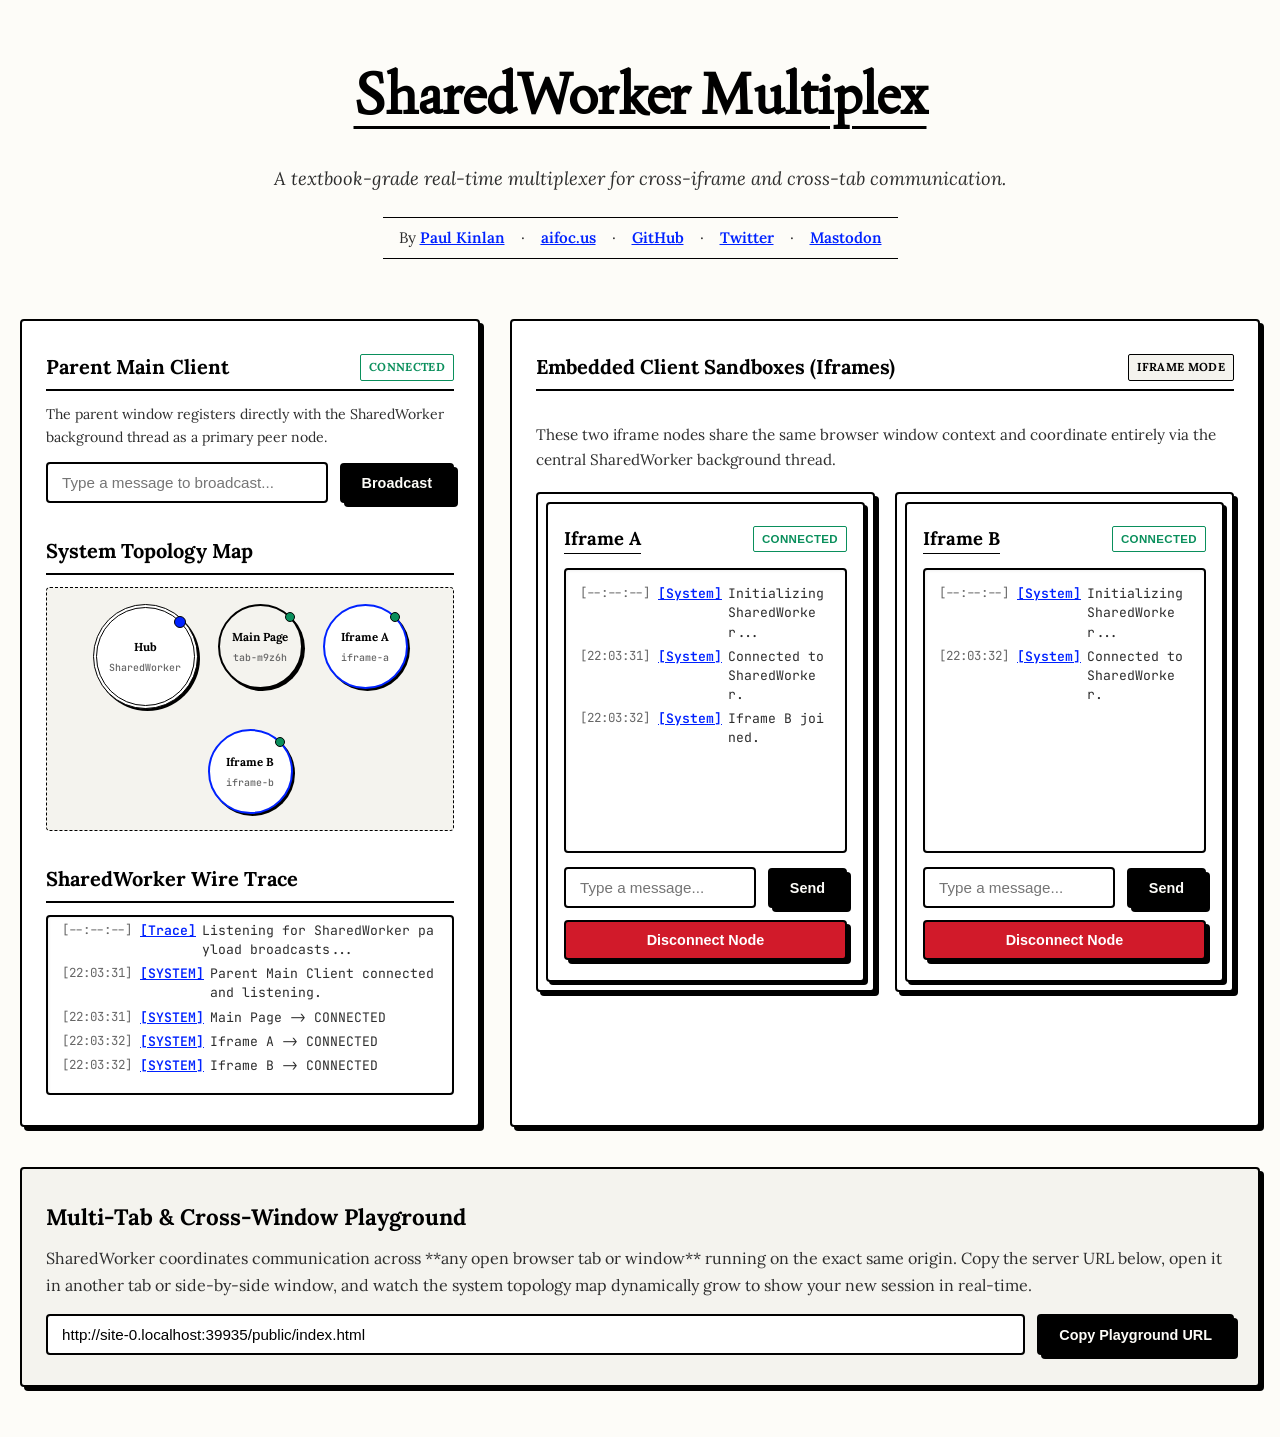
<file: public/index.html>
<!DOCTYPE html>
<html lang="en">
<head>
  <meta charset="UTF-8">
  <meta name="viewport" content="width=device-width, initial-scale=1.0">
  <title>SharedWorker Multiplex</title>
  <link rel="stylesheet" href="style.css?v=2">
  <style>
    .container {
      max-width: 1400px;
      margin: 0 auto;
      padding: 50px 20px;
    }
    
    header {
      text-align: center;
      margin-bottom: 60px;
    }
    
    header p {
      color: var(--text-charcoal);
      font-size: 1.15rem;
      font-family: var(--font-serif);
      font-style: italic;
      margin-top: 24px;
    }

    .main-grid {
      display: grid;
      grid-template-columns: 1fr;
      gap: 30px;
      margin-bottom: 40px;
    }

    @media (min-width: 1024px) {
      .main-grid {
        grid-template-columns: 460px 1fr;
      }
    }

    /* Side Panels */
    .dashboard-panel {
      padding: 30px 24px;
      display: flex;
      flex-direction: column;
      gap: 32px;
    }

    .panel-section-title {
      font-family: var(--font-serif);
      font-size: 1.25rem;
      font-weight: 700;
      border-bottom: 2px solid var(--border-black);
      padding-bottom: 6px;
      margin-bottom: 12px;
      color: var(--text-black);
      display: flex;
      justify-content: space-between;
      align-items: center;
    }

    /* Sandbox layout */
    .sandbox-container {
      padding: 30px 24px;
      display: flex;
      flex-direction: column;
      gap: 20px;
    }

    .iframes-flex {
      display: flex;
      flex-direction: column;
      gap: 20px;
    }

    @media (min-width: 768px) {
      .iframes-flex {
        flex-direction: row;
      }
    }

    .iframe-wrapper {
      flex: 1;
      border: 2px solid var(--border-black);
      border-radius: 4px;
      overflow: hidden;
      background: var(--bg-paper);
      height: 500px;
      box-shadow: var(--flat-shadow);
      transition: var(--transition-fast);
    }

    .iframe-wrapper:hover {
      transform: translate(-2px, -2px);
      box-shadow: var(--flat-shadow-hover);
    }

    .iframe-wrapper iframe {
      width: 100%;
      height: 100%;
      border: none;
    }

    /* Diagnostics Log */
    .diagnostics-log {
      height: 180px;
      box-shadow: inset 1px 1px 3px rgba(0,0,0,0.06);
    }

    /* Editorial callout */
    .tab-test-card {
      padding: 30px 24px;
      background: var(--bg-stone);
      border: 2px solid var(--border-black);
    }

    .copy-section {
      display: flex;
      gap: 12px;
      margin-top: 16px;
    }
  </style>
</head>
<body>

  <div class="container">
    <header>
      <h1 class="title-gradient">SharedWorker Multiplex</h1>
      <p>A textbook-grade real-time multiplexer for cross-iframe and cross-tab communication.</p>
      <div class="author-block">
        <span>By <a href="https://paul.kinlan.me" target="_blank">Paul Kinlan</a></span>
        <span>&middot;</span>
        <span><a href="https://aifoc.us" target="_blank">aifoc.us</a></span>
        <span>&middot;</span>
        <span><a href="https://github.com/PaulKinlan" target="_blank">GitHub</a></span>
        <span>&middot;</span>
        <span><a href="https://twitter.com/paul_kinlan" target="_blank">Twitter</a></span>
        <span>&middot;</span>
        <span><a href="https://status.kinlan.me/@paul" target="_blank">Mastodon</a></span>
      </div>
    </header>

    <div class="main-grid">
      
      <!-- LEFT SIDEBAR: DIAGNOSTICS & CONTROL -->
      <div class="glass-panel dashboard-panel">
        
        <!-- Parent Client Control -->
        <div>
          <div class="panel-section-title">
            <span>Parent Main Client</span>
            <span id="main-status-badge" class="badge badge-success">Connected</span>
          </div>
          <p style="font-size: 0.88rem; font-family: var(--font-serif); color: var(--text-charcoal); margin: 6px 0 14px 0;">
            The parent window registers directly with the SharedWorker background thread as a primary peer node.
          </p>
          <form id="parent-message-form" class="flex-row">
            <input type="text" id="parent-message-input" placeholder="Type a message to broadcast..." required autocomplete="off">
            <button type="submit" class="primary">Broadcast</button>
          </form>
        </div>

        <!-- Topology Map -->
        <div>
          <div class="panel-section-title">
            <span>System Topology Map</span>
          </div>
          <div class="topology-container">
            <div class="topology-grid" id="topology-grid">
              <!-- Dynamically rendered -->
              <div class="node worker-hub">
                Hub
                <span>SharedWorker</span>
              </div>
            </div>
          </div>
        </div>

        <!-- Wire Trace Log -->
        <div>
          <div class="panel-section-title">
            <span>SharedWorker Wire Trace</span>
          </div>
          <div id="diagnostics" class="terminal-window diagnostics-log">
            <div class="terminal-line">
              <span class="time">[--:--:--]</span>
              <span class="sys-tag">[Trace]</span>
              <span class="msg-text">Listening for SharedWorker payload broadcasts...</span>
            </div>
          </div>
        </div>

      </div>

      <!-- RIGHT SIDEBAR: EMBEDDED IFRAME SANDBOX -->
      <div class="glass-panel sandbox-container">
        <div class="panel-section-title">
          <span>Embedded Client Sandboxes (Iframes)</span>
          <span class="badge" style="background: var(--bg-stone); color: var(--text-black);">Iframe Mode</span>
        </div>
        <p style="font-size: 0.95rem; font-family: var(--font-serif); color: var(--text-charcoal); line-height: 1.6;">
          These two iframe nodes share the same browser window context and coordinate entirely via the central SharedWorker background thread.
        </p>

        <div class="iframes-flex">
          <div class="iframe-wrapper">
            <iframe src="iframe.html?id=iframe-a&name=Iframe%20A&v=2"></iframe>
          </div>
          <div class="iframe-wrapper">
            <iframe src="iframe.html?id=iframe-b&name=Iframe%20B&v=2"></iframe>
          </div>
        </div>
      </div>

    </div>

    <!-- BOTTOM SECTION: CROSS-TAB TESTING -->
    <div class="glass-panel tab-test-card">
      <div class="panel-section-title" style="border: none; padding-bottom: 0; margin-bottom: 0; font-size: 1.4rem;">
        <span>Multi-Tab & Cross-Window Playground</span>
      </div>
      <p style="font-size: 1rem; font-family: var(--font-serif); color: var(--text-charcoal); margin-top: 10px; line-height: 1.65;">
        SharedWorker coordinates communication across **any open browser tab or window** running on the exact same origin. 
        Copy the server URL below, open it in another tab or side-by-side window, and watch the system topology map dynamically grow to show your new session in real-time.
      </p>
      
      <div class="copy-section">
        <input type="text" id="share-url" readonly>
        <button id="copy-btn" class="primary" style="white-space: nowrap;">Copy Playground URL</button>
      </div>
    </div>

  </div>

  <script>
    // Create random Tab ID
    const tabId = `tab-${Math.random().toString(36).substring(2, 7)}`;
    const tabName = `Dashboard Tab (${tabId.toUpperCase()})`;

    // Fill URL value
    const shareUrlInput = document.getElementById('share-url');
    shareUrlInput.value = window.location.href;

    const copyBtn = document.getElementById('copy-btn');
    copyBtn.addEventListener('click', () => {
      shareUrlInput.select();
      document.execCommand('copy');
      
      const originalText = copyBtn.textContent;
      copyBtn.textContent = 'Playground URL Copied! ✅';
      setTimeout(() => {
        copyBtn.textContent = originalText;
      }, 2000);
    });

    let parentWorker = null;
    let parentPort = null;
    const diagLog = document.getElementById('diagnostics');
    const topologyGrid = document.getElementById('topology-grid');

    function logTrace(action, details) {
      const line = document.createElement('div');
      line.className = 'terminal-line';

      const timeSpan = document.createElement('span');
      timeSpan.className = 'time';
      const now = new Date();
      timeSpan.textContent = `[${now.toTimeString().split(' ')[0]}]`;

      const tagSpan = document.createElement('span');
      tagSpan.className = 'sys-tag';
      tagSpan.textContent = `[${action}]`;

      const textSpan = document.createElement('span');
      textSpan.className = 'msg-text';
      textSpan.textContent = details;

      line.appendChild(timeSpan);
      line.appendChild(tagSpan);
      line.appendChild(textSpan);
      diagLog.appendChild(line);
      diagLog.scrollTop = diagLog.scrollHeight;
    }

    function renderTopology(clients) {
      // Clear topology but preserve worker hub
      topologyGrid.innerHTML = '';

      // Always render Central SharedWorker hub
      const hubNode = document.createElement('div');
      hubNode.className = 'node worker-hub';
      hubNode.innerHTML = `Hub <span>SharedWorker</span>`;
      topologyGrid.appendChild(hubNode);

      // Render clients
      clients.forEach(client => {
        const node = document.createElement('div');
        node.className = 'node';
        
        let clientLabel = client.name;
        if (client.id === tabId) {
          node.classList.add('active-tab');
          clientLabel += ' (You)';
        } else if (client.id.startsWith('iframe-')) {
          node.classList.add('active-iframe');
        } else {
          node.classList.add('active-tab');
        }

        node.innerHTML = `${client.name.substring(0, 10)}${client.name.length > 10 ? '..' : ''} <span>${client.id}</span>`;
        topologyGrid.appendChild(node);
      });
    }

    function initParentWorker() {
      if (typeof SharedWorker === 'undefined') {
        logTrace('ERROR', 'SharedWorker not supported in this browser environment.');
        document.getElementById('main-status-badge').className = 'badge badge-danger';
        document.getElementById('main-status-badge').textContent = 'Unsupported';
        return;
      }

      try {
        parentWorker = new SharedWorker('worker.js?v=2');
        parentPort = parentWorker.port;

        parentPort.onmessage = function(event) {
          const data = event.data;
          
          if (!data) return;

          // Trace wire protocol events
          logTrace(
            data.type.toUpperCase(), 
            data.type === 'system' 
              ? `${data.name} -> ${data.action.toUpperCase()}` 
              : `Broadcast from ${data.senderName}: "${data.text}"`
          );

          if (data.type === 'system') {
            // Update active topology map
            renderTopology(data.activeClients);
          }
        };

        parentPort.start();

        parentPort.postMessage({
          type: 'register',
          id: tabId,
          name: 'Main Page'
        });

        logTrace('SYSTEM', 'Parent Main Client connected and listening.');
      } catch (err) {
        logTrace('ERROR', `Failed to init: ${err.message}`);
      }
    }

    // Message submit from main dashboard
    const parentForm = document.getElementById('parent-message-form');
    const parentInput = document.getElementById('parent-message-input');

    parentForm.addEventListener('submit', (e) => {
      e.preventDefault();
      const text = parentInput.value.trim();
      if (!text || !parentPort) return;

      parentPort.postMessage({
        type: 'message',
        text: text
      });

      parentInput.value = '';
      parentInput.focus();
    });

    window.addEventListener('beforeunload', () => {
      if (parentPort) {
        parentPort.postMessage({ type: 'disconnect' });
      }
    });

    // Run initialization
    initParentWorker();
  </script>
</body>
</html>
</file>
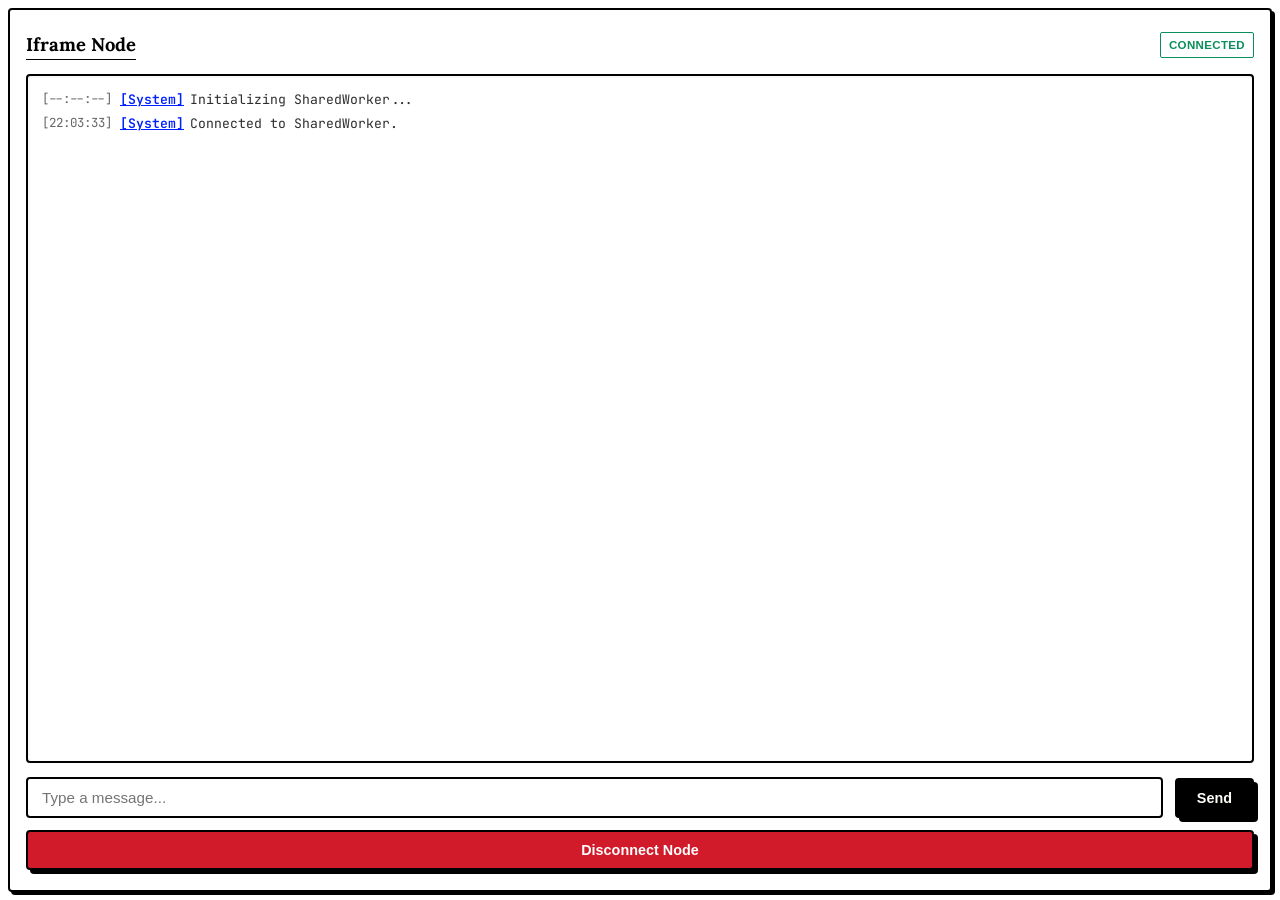
<file: public/iframe.html>
<!DOCTYPE html>
<html lang="en">
<head>
  <meta charset="UTF-8">
  <meta name="viewport" content="width=device-width, initial-scale=1.0">
  <title>SharedWorker Client Iframe</title>
  <link rel="stylesheet" href="style.css?v=2">
  <style>
    body {
      background: transparent !important;
      padding: 8px;
      min-height: 100vh;
      display: flex;
      flex-direction: column;
    }
    .iframe-card {
      flex: 1;
      padding: 20px 16px;
      display: flex;
      flex-direction: column;
      height: calc(100vh - 16px);
      box-shadow: 3px 3px 0px #000000;
    }
    .iframe-card:hover {
      transform: translate(-1px, -1px);
      box-shadow: 4px 4px 0px #000000;
    }
    .header {
      display: flex;
      justify-content: space-between;
      align-items: center;
      margin-bottom: 14px;
    }
    .header h2 {
      font-family: var(--font-serif);
      font-size: 1.15rem;
      font-weight: 700;
      color: var(--text-black);
      border-bottom: 1px solid var(--border-black);
    }
    .terminal-window {
      flex: 1;
      margin-bottom: 14px;
      min-height: 120px;
      box-shadow: inset 1px 1px 3px rgba(0,0,0,0.06);
    }
    .controls {
      display: flex;
      flex-direction: column;
      gap: 12px;
    }
  </style>
</head>
<body>

  <div class="glass-panel iframe-card">
    <div class="header">
      <h2 id="client-title">Iframe Client</h2>
      <span id="status-badge" class="badge badge-success">Connected</span>
    </div>

    <div id="terminal" class="terminal-window">
      <div class="terminal-line">
        <span class="time">[--:--:--]</span>
        <span class="sys-tag">[System]</span>
        <span class="msg-text">Initializing SharedWorker...</span>
      </div>
    </div>

    <div class="controls">
      <form id="message-form" class="flex-row">
        <input type="text" id="message-input" placeholder="Type a message..." required autocomplete="off">
        <button type="submit" class="primary">Send</button>
      </form>
      
      <div class="flex-row">
        <button id="toggle-conn-btn" class="secondary flex-grow" type="button">Disconnect Node</button>
      </div>
    </div>
  </div>

  <script>
    const params = new URLSearchParams(window.location.search);
    const clientId = params.get('id') || `iframe-${Math.random().toString(36).substring(2, 9)}`;
    const clientName = params.get('name') || 'Iframe Node';

    document.getElementById('client-title').textContent = clientName;

    let myWorker = null;
    let workerPort = null;
    let isConnected = false;

    const terminalEl = document.getElementById('terminal');
    const messageInput = document.getElementById('message-input');
    const messageForm = document.getElementById('message-form');
    const toggleConnBtn = document.getElementById('toggle-conn-btn');
    const statusBadge = document.getElementById('status-badge');

    function logToTerminal(sender, text, isSystem = false) {
      const line = document.createElement('div');
      line.className = 'terminal-line';

      const timeSpan = document.createElement('span');
      timeSpan.className = 'time';
      const now = new Date();
      timeSpan.textContent = `[${now.toTimeString().split(' ')[0]}]`;

      const tagSpan = document.createElement('span');
      if (isSystem) {
        tagSpan.className = 'sys-tag';
        tagSpan.textContent = '[System]';
      } else {
        tagSpan.className = 'user-tag';
        tagSpan.textContent = `[${sender}]`;
      }

      const textSpan = document.createElement('span');
      textSpan.className = 'msg-text';
      textSpan.textContent = text;

      line.appendChild(timeSpan);
      line.appendChild(tagSpan);
      line.appendChild(textSpan);
      terminalEl.appendChild(line);

      terminalEl.scrollTop = terminalEl.scrollHeight;
    }

    function initSharedWorker() {
      if (typeof SharedWorker === 'undefined') {
        logToTerminal('System', 'Error: SharedWorker not supported.', true);
        statusBadge.className = 'badge badge-danger';
        statusBadge.textContent = 'Unsupported';
        toggleConnBtn.disabled = true;
        return;
      }

      try {
        myWorker = new SharedWorker('worker.js?v=2');
        workerPort = myWorker.port;

        workerPort.onmessage = function(event) {
          const data = event.data;
          
          if (data.type === 'system') {
            if (data.id === clientId) return;
            
            if (data.action === 'connected') {
              logToTerminal('System', `${data.name} joined.`, true);
            } else if (data.action === 'disconnected') {
              logToTerminal('System', `${data.name} left.`, true);
            }
          } 
          else if (data.type === 'message') {
            logToTerminal(data.senderName, data.text);
          }
        };

        workerPort.start();

        workerPort.postMessage({
          type: 'register',
          id: clientId,
          name: clientName
        });

        isConnected = true;
        statusBadge.className = 'badge badge-success';
        statusBadge.textContent = 'Connected';
        toggleConnBtn.textContent = 'Disconnect Node';
        toggleConnBtn.className = 'danger flex-grow';
        
        logToTerminal('System', 'Connected to SharedWorker.', true);
      } catch (err) {
        logToTerminal('System', `Connection failed: ${err.message}`, true);
        console.error(err);
      }
    }

    function disconnectFromWorker() {
      if (workerPort) {
        workerPort.postMessage({ type: 'disconnect' });
        workerPort.close();
      }
      
      isConnected = false;
      statusBadge.className = 'badge badge-danger';
      statusBadge.textContent = 'Offline';
      toggleConnBtn.textContent = 'Reconnect Node';
      toggleConnBtn.className = 'primary flex-grow';
      
      logToTerminal('System', 'Disconnected manually.', true);
    }

    toggleConnBtn.addEventListener('click', () => {
      if (isConnected) {
        disconnectFromWorker();
      } else {
        initSharedWorker();
      }
    });

    messageForm.addEventListener('submit', (e) => {
      e.preventDefault();
      const text = messageInput.value.trim();
      
      if (!text) return;
      
      if (!isConnected) {
        logToTerminal('System', 'Cannot send: Node is offline.', true);
        return;
      }

      workerPort.postMessage({
        type: 'message',
        text: text
      });

      messageInput.value = '';
      messageInput.focus();
    });

    window.addEventListener('beforeunload', () => {
      if (workerPort && isConnected) {
        workerPort.postMessage({ type: 'disconnect' });
      }
    });

    initSharedWorker();
  </script>
</body>
</html>
</file>
<file: public/style.css>
/* Premium Editorial Styling for SharedWorker Demo Dashboard */
/* Inspired by aifoc.us print-like, minimalist aesthetics */
@import url('https://fonts.googleapis.com/css2?family=Joan&family=Lora:ital,wght@0,400;0,500;0,600;0,700;1,400&family=JetBrains+Mono:wght@400;500&display=swap');

:root {
  --bg-ivory: #fdfcf8;
  --bg-stone: #f4f3ee;
  --bg-paper: #ffffff;
  
  --text-black: #000000;
  --text-charcoal: #2d2d2d;
  --text-muted: #666666;
  --border-black: #000000;
  
  --accent-blue: #0022ff;
  --accent-emerald: #0a8f5c;
  --accent-rose: #d11a2a;

  --font-serif: 'Lora', Georgia, 'Times New Roman', serif;
  --font-heading: 'Joan', Georgia, serif;
  --font-sans: -apple-system, BlinkMacSystemFont, "Segoe UI", Roboto, "Helvetica Neue", sans-serif;
  --font-mono: 'JetBrains Mono', monospace;
  
  --flat-shadow: 4px 4px 0px #000000;
  --flat-shadow-hover: 6px 6px 0px #000000;
  --flat-shadow-active: 1px 1px 0px #000000;
  --transition-fast: all 0.15s ease-in-out;
}

* {
  box-sizing: border-box;
  margin: 0;
  padding: 0;
}

body {
  background-color: var(--bg-ivory);
  color: var(--text-black);
  font-family: var(--font-sans);
  min-height: 100vh;
  overflow-x: hidden;
  line-height: 1.6;
}

/* Structural Editorial Panels */
.glass-panel {
  background: var(--bg-paper);
  border: 2px solid var(--border-black);
  border-radius: 4px;
  box-shadow: var(--flat-shadow);
  transition: var(--transition-fast);
}

.glass-panel:hover {
  transform: translate(-1px, -1px);
  box-shadow: var(--flat-shadow-hover);
}

/* Custom Scrollbar */
::-webkit-scrollbar {
  width: 8px;
  height: 8px;
}

::-webkit-scrollbar-track {
  background: var(--bg-ivory);
  border-left: 1px solid var(--border-black);
}

::-webkit-scrollbar-thumb {
  background: var(--text-black);
  border: 2px solid var(--bg-ivory);
  border-radius: 4px;
}

::-webkit-scrollbar-thumb:hover {
  background: var(--text-muted);
}

/* Inputs & Form Fields */
input[type="text"] {
  width: 100%;
  padding: 10px 14px;
  background: var(--bg-paper);
  border: 2px solid var(--border-black);
  border-radius: 4px;
  color: var(--text-black);
  font-family: var(--font-sans);
  font-size: 0.95rem;
  outline: none;
  transition: var(--transition-fast);
}

input[type="text"]:focus {
  background: var(--bg-paper);
  box-shadow: 2px 2px 0px var(--border-black);
  font-weight: 500;
}

/* Buttons (Flat Editorial) */
button {
  cursor: pointer;
  font-family: var(--font-sans);
  font-weight: 600;
  border-radius: 4px;
  border: 2px solid var(--border-black);
  padding: 10px 20px;
  display: inline-flex;
  align-items: center;
  justify-content: center;
  gap: 8px;
  font-size: 0.9rem;
  transition: var(--transition-fast);
}

button.primary {
  background: var(--text-black);
  color: var(--bg-ivory);
  box-shadow: var(--flat-shadow);
}

button.primary:hover {
  background: var(--bg-stone);
  color: var(--text-black);
  transform: translate(-2px, -2px);
  box-shadow: var(--flat-shadow-hover);
}

button.primary:active {
  transform: translate(1px, 1px);
  box-shadow: var(--flat-shadow-active);
}

button.secondary {
  background: var(--bg-paper);
  color: var(--text-black);
  box-shadow: 2px 2px 0px var(--border-black);
}

button.secondary:hover {
  background: var(--bg-stone);
  transform: translate(-1px, -1px);
  box-shadow: 3px 3px 0px var(--border-black);
}

button.secondary:active {
  transform: translate(1px, 1px);
  box-shadow: 1px 1px 0px var(--border-black);
}

button.danger {
  background: var(--accent-rose);
  color: var(--bg-paper);
  box-shadow: var(--flat-shadow);
}

button.danger:hover {
  background: var(--bg-paper);
  color: var(--accent-rose);
  transform: translate(-2px, -2px);
  box-shadow: var(--flat-shadow-hover);
}

button.danger:active {
  transform: translate(1px, 1px);
  box-shadow: var(--flat-shadow-active);
}

/* Diagnostic / Terminal Logs */
.terminal-window {
  background: var(--bg-paper);
  border: 2px solid var(--border-black);
  border-radius: 4px;
  font-family: var(--font-mono);
  font-size: 0.82rem;
  padding: 14px;
  overflow-y: auto;
  line-height: 1.45;
  color: var(--text-black);
  box-shadow: inset 1px 1px 4px rgba(0, 0, 0, 0.08);
}

.terminal-line {
  margin-bottom: 5px;
  display: flex;
  word-break: break-all;
}

.terminal-line .time {
  color: var(--text-muted);
  margin-right: 8px;
  flex-shrink: 0;
  user-select: none;
  font-size: 0.78rem;
}

.terminal-line .sys-tag {
  color: var(--accent-blue);
  font-weight: 600;
  margin-right: 6px;
  flex-shrink: 0;
  text-decoration: underline;
}

.terminal-line .user-tag {
  color: var(--text-black);
  font-weight: 600;
  margin-right: 6px;
  flex-shrink: 0;
  border-bottom: 1px solid var(--border-black);
}

.terminal-line .msg-text {
  color: var(--text-charcoal);
}

/* Badges */
.badge {
  display: inline-flex;
  align-items: center;
  padding: 3px 8px;
  border-radius: 2px;
  font-size: 0.72rem;
  font-weight: 700;
  letter-spacing: 0.03em;
  text-transform: uppercase;
  border: 1px solid var(--border-black);
}

.badge-success {
  background: var(--bg-paper);
  color: var(--accent-emerald);
  border-color: var(--accent-emerald);
}

.badge-danger {
  background: var(--bg-paper);
  color: var(--accent-rose);
  border-color: var(--accent-rose);
}

/* Textbook Topology Diagram */
.topology-container {
  min-height: 220px;
  position: relative;
  display: flex;
  flex-direction: column;
  justify-content: center;
  align-items: center;
  padding: 16px;
  border: 1px dashed var(--border-black);
  background: var(--bg-stone);
  border-radius: 4px;
}

.topology-grid {
  display: flex;
  flex-wrap: wrap;
  justify-content: center;
  gap: 20px;
  max-width: 480px;
  position: relative;
  z-index: 2;
}

.node {
  width: 85px;
  height: 85px;
  border-radius: 50%;
  background: var(--bg-paper);
  border: 2px solid var(--border-black);
  display: flex;
  flex-direction: column;
  align-items: center;
  justify-content: center;
  font-size: 0.72rem;
  font-weight: 700;
  text-align: center;
  transition: var(--transition-fast);
  color: var(--text-black);
  position: relative;
  font-family: var(--font-serif);
}

.node.worker-hub {
  width: 105px;
  height: 105px;
  border: 4px double var(--border-black);
  background: var(--bg-paper);
  box-shadow: 2px 2px 0px var(--border-black);
}

.node.active-iframe {
  border-color: var(--accent-blue);
  box-shadow: 2px 2px 0px var(--border-black);
}

.node.active-tab {
  background: var(--bg-stone);
  box-shadow: 2px 2px 0px var(--border-black);
}

.node span {
  font-size: 0.62rem;
  color: var(--text-muted);
  margin-top: 3px;
  font-weight: 500;
  font-family: var(--font-mono);
}

/* Status Indicator Dot inside Node */
.node::before {
  content: '';
  position: absolute;
  top: 6px;
  right: 6px;
  width: 8px;
  height: 8px;
  border-radius: 50%;
  background: var(--accent-emerald);
  border: 1px solid var(--border-black);
}

.node.worker-hub::before {
  top: 8px;
  right: 8px;
  width: 10px;
  height: 10px;
  background: var(--accent-blue);
}

/* Layout Utilities */
.flex-row {
  display: flex;
  gap: 12px;
  align-items: center;
}

.flex-grow {
  flex-grow: 1;
}

.text-center {
  text-align: center;
}

.title-gradient {
  font-family: var(--font-heading);
  color: var(--text-black);
  text-decoration: underline;
  text-decoration-thickness: 3px;
  text-underline-offset: 12px;
  font-size: 3.5rem;
}

.author-block {
  margin-top: 24px;
  font-family: var(--font-serif);
  font-size: 0.95rem;
  color: var(--text-charcoal);
  border-top: 1px solid var(--border-black);
  border-bottom: 1px solid var(--border-black);
  padding: 8px 16px;
  display: inline-flex;
  gap: 16px;
  justify-content: center;
  flex-wrap: wrap;
}

.author-block a {
  color: var(--accent-blue);
  text-decoration: underline;
  font-weight: 600;
  transition: var(--transition-fast);
}

.author-block a:hover {
  color: var(--text-black);
}
</file>
